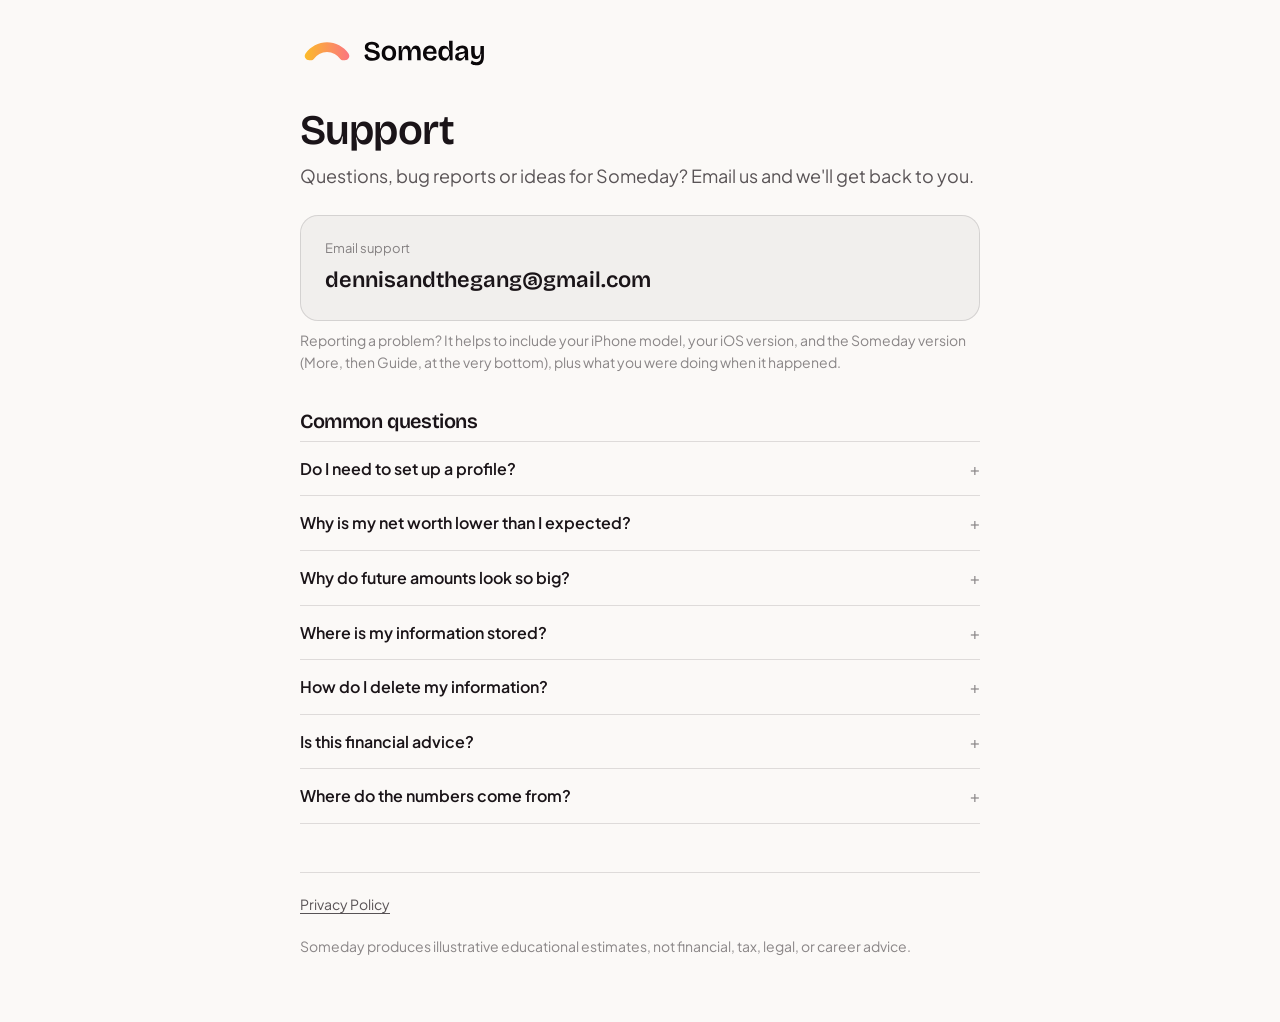
<file: index.html>
<!doctype html>
<html lang="en">
<head>
<meta charset="utf-8">
<meta name="viewport" content="width=device-width, initial-scale=1">
<title>Someday Support</title>
<meta name="description" content="Help and contact for Someday, the career and money planner for iPhone.">
<link rel="icon" href="icon.png">
<link rel="preconnect" href="https://fonts.googleapis.com">
<link rel="preconnect" href="https://fonts.gstatic.com" crossorigin>
<link href="https://fonts.googleapis.com/css2?family=Bricolage+Grotesque:opsz,wght@12..96,600&family=Plus+Jakarta+Sans:wght@400;600&display=swap" rel="stylesheet">
<link rel="stylesheet" href="style.css">
</head>
<body>
<main>
  <header><picture><source srcset="someday-lockup-dark.svg" media="(prefers-color-scheme: light)"><img src="someday-lockup.svg" alt="Someday"></picture></header>

  <h1>Support</h1>
  <p class="lede">Questions, bug reports or ideas for Someday? Email us and we'll get back to you.</p>

  <a class="contact" href="mailto:dennisandthegang@gmail.com?subject=Someday%20support">
    <small>Email support</small>
    <strong>dennisandthegang@gmail.com</strong>
  </a>
  <p class="meta">Reporting a problem? It helps to include your iPhone model, your iOS version, and the Someday version (More, then Guide, at the very bottom), plus what you were doing when it happened.</p>

  <h2>Common questions</h2>
  <details>
    <summary>Do I need to set up a profile?</summary>
    <p>Explore and Path work without one. Results, Goals and Compare need a profile, since they work out taxes and cost of living for you.</p>
  </details>
  <details>
    <summary>Why is my net worth lower than I expected?</summary>
    <p>Net worth only counts what you actually save, which by default is about a quarter of your spare money. Raise Saving and investing in More, then Assumptions, and it climbs.</p>
  </details>
  <details>
    <summary>Why do future amounts look so big?</summary>
    <p>All amounts are in future dollars. Pay grows each year and nothing is adjusted for inflation, so a figure 20 years out is in the dollars of that year.</p>
  </details>
  <details>
    <summary>Where is my information stored?</summary>
    <p>Only on your phone. Someday has no account and makes no network requests. See the <a href="privacy.html">Privacy Policy</a>.</p>
  </details>
  <details>
    <summary>How do I delete my information?</summary>
    <p>Edit or remove things in Profile and Saved, or delete the app to remove everything it stored. We hold no copy.</p>
  </details>
  <details>
    <summary>Is this financial advice?</summary>
    <p>No. Someday shows illustrative estimates built from public data and named assumptions. Verify anything before acting on it.</p>
  </details>
  <details>
    <summary>Where do the numbers come from?</summary>
    <p>Tax rules come from the IRS, the Social Security Administration and state tax agencies. Cost of living comes from the MIT Living Wage Calculator, property tax from the US Census Bureau, and pay from the U.S. Bureau of Labor Statistics and published salary sources, each cited next to its figure in the app.</p>
  </details>

  <footer>
    <a href="privacy.html">Privacy Policy</a>
    <span>Someday produces illustrative educational estimates, not financial, tax, legal, or career advice.</span>
  </footer>
</main>
</body>
</html>
</file>
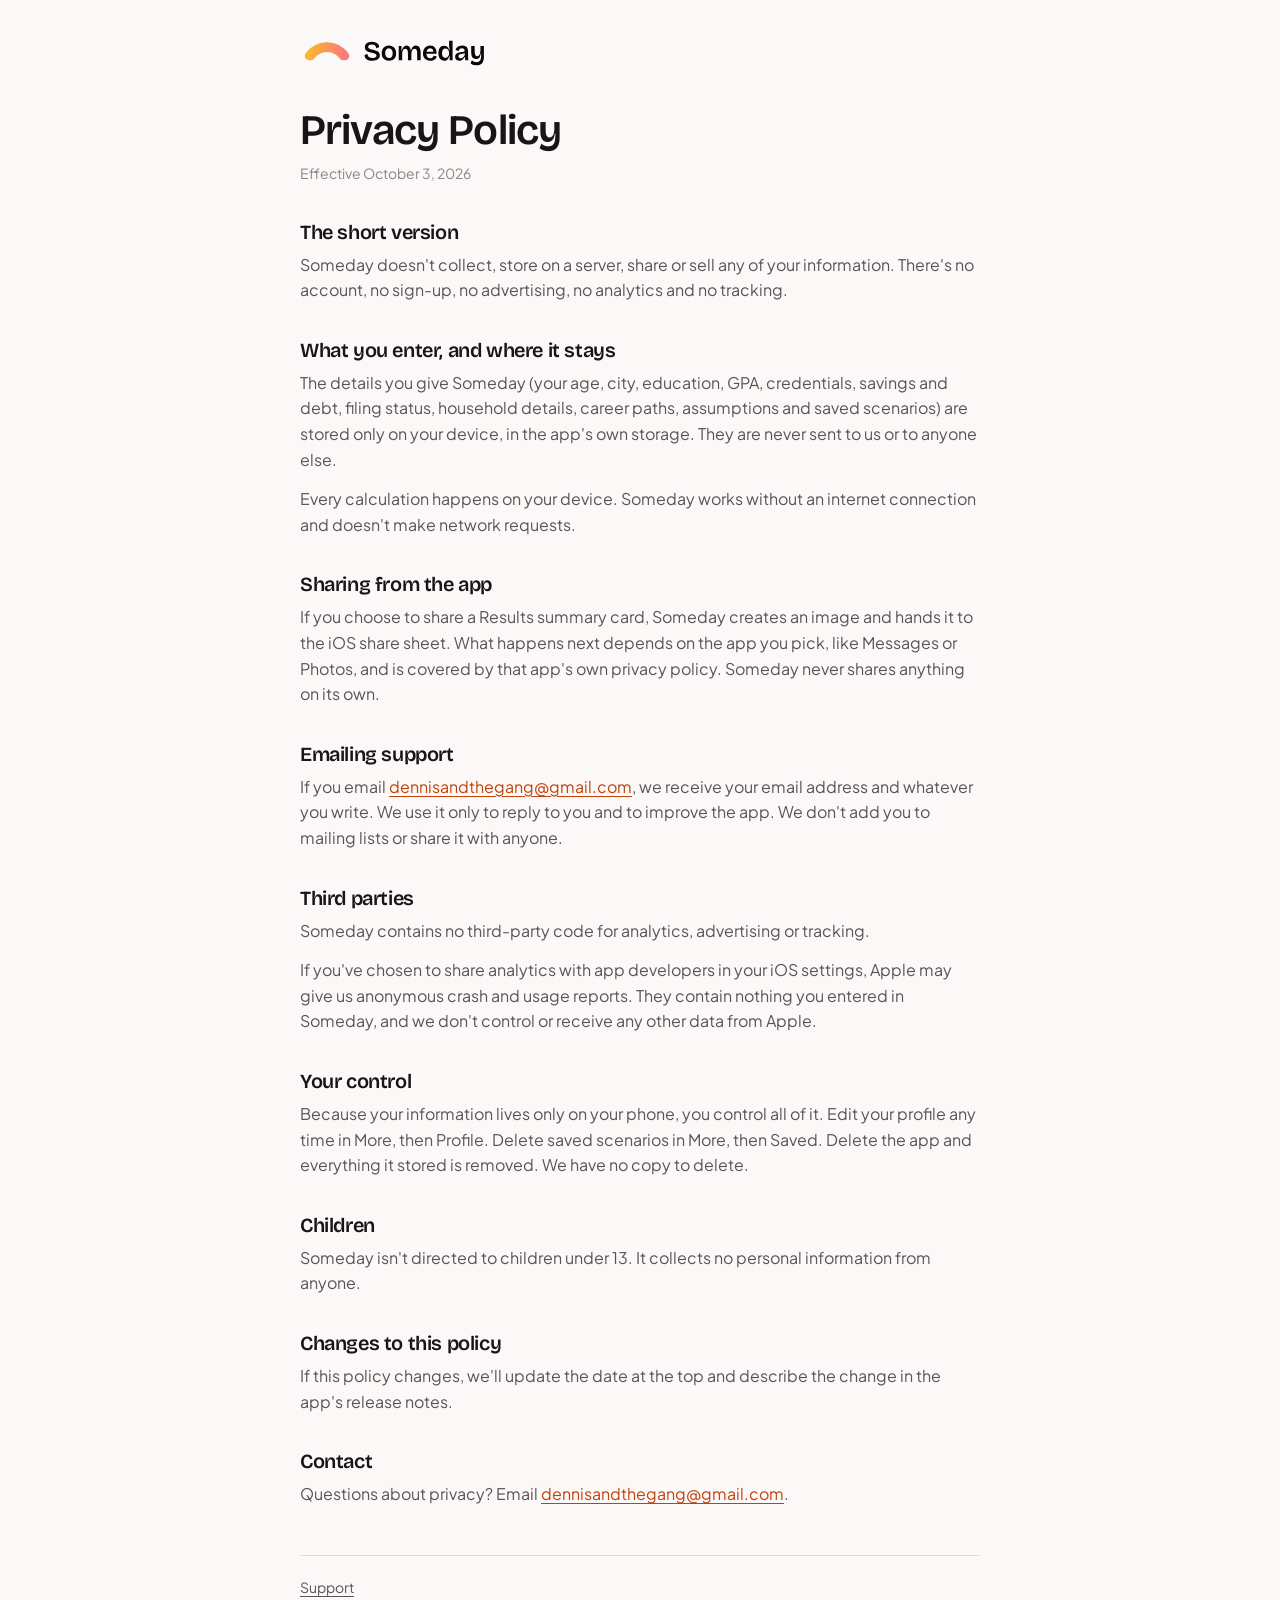
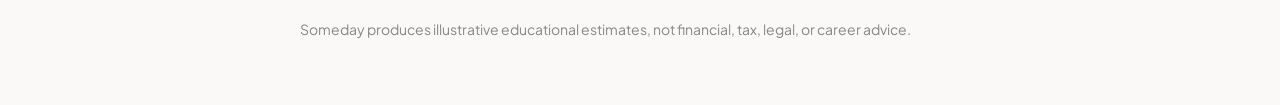
<file: privacy.html>
<!doctype html>
<html lang="en">
<head>
<meta charset="utf-8">
<meta name="viewport" content="width=device-width, initial-scale=1">
<title>Someday Privacy Policy</title>
<meta name="description" content="Someday collects no personal data. Everything you enter stays on your phone.">
<link rel="icon" href="icon.png">
<link rel="preconnect" href="https://fonts.googleapis.com">
<link rel="preconnect" href="https://fonts.gstatic.com" crossorigin>
<link href="https://fonts.googleapis.com/css2?family=Bricolage+Grotesque:opsz,wght@12..96,600&family=Plus+Jakarta+Sans:wght@400;600&display=swap" rel="stylesheet">
<link rel="stylesheet" href="style.css">
</head>
<body>
<main>
  <header><a href="index.html"><picture><source srcset="someday-lockup-dark.svg" media="(prefers-color-scheme: light)"><img src="someday-lockup.svg" alt="Someday"></picture></a></header>

  <h1>Privacy Policy</h1>
  <p class="meta">Effective October 3, 2026</p>

  <h2>The short version</h2>
  <p>Someday doesn't collect, store on a server, share or sell any of your information. There's no account, no sign-up, no advertising, no analytics and no tracking.</p>

  <h2>What you enter, and where it stays</h2>
  <p>The details you give Someday (your age, city, education, GPA, credentials, savings and debt, filing status, household details, career paths, assumptions and saved scenarios) are stored only on your device, in the app's own storage. They are never sent to us or to anyone else.</p>
  <p>Every calculation happens on your device. Someday works without an internet connection and doesn't make network requests.</p>

  <h2>Sharing from the app</h2>
  <p>If you choose to share a Results summary card, Someday creates an image and hands it to the iOS share sheet. What happens next depends on the app you pick, like Messages or Photos, and is covered by that app's own privacy policy. Someday never shares anything on its own.</p>

  <h2>Emailing support</h2>
  <p>If you email <a href="mailto:dennisandthegang@gmail.com">dennisandthegang@gmail.com</a>, we receive your email address and whatever you write. We use it only to reply to you and to improve the app. We don't add you to mailing lists or share it with anyone.</p>

  <h2>Third parties</h2>
  <p>Someday contains no third-party code for analytics, advertising or tracking.</p>
  <p>If you've chosen to share analytics with app developers in your iOS settings, Apple may give us anonymous crash and usage reports. They contain nothing you entered in Someday, and we don't control or receive any other data from Apple.</p>

  <h2>Your control</h2>
  <p>Because your information lives only on your phone, you control all of it. Edit your profile any time in More, then Profile. Delete saved scenarios in More, then Saved. Delete the app and everything it stored is removed. We have no copy to delete.</p>

  <h2>Children</h2>
  <p>Someday isn't directed to children under 13. It collects no personal information from anyone.</p>

  <h2>Changes to this policy</h2>
  <p>If this policy changes, we'll update the date at the top and describe the change in the app's release notes.</p>

  <h2>Contact</h2>
  <p>Questions about privacy? Email <a href="mailto:dennisandthegang@gmail.com">dennisandthegang@gmail.com</a>.</p>

  <footer>
    <a href="index.html">Support</a>
    <span>Someday produces illustrative educational estimates, not financial, tax, legal, or career advice.</span>
  </footer>
</main>
</body>
</html>
</file>
<file: style.css>
:root {
  --bg: #0a0709;
  --panel: rgba(255, 255, 255, 0.05);
  --line: rgba(255, 255, 255, 0.1);
  --ink: #f4f3fb;
  --dim: rgba(244, 243, 251, 0.68);
  --faint: rgba(244, 243, 251, 0.45);
  --amber: #fbbf24;
  --rose: #fb7185;
  --accent: #fb9855;
}
@media (prefers-color-scheme: light) {
  :root {
    --bg: #fbf9f7;
    --panel: rgba(10, 7, 9, 0.04);
    --line: rgba(10, 7, 9, 0.12);
    --ink: #1a1418;
    --dim: rgba(26, 20, 24, 0.72);
    --faint: rgba(26, 20, 24, 0.5);
    --accent: #c2410c;
  }
}
* { box-sizing: border-box; }
html { background: var(--bg); }
body {
  margin: 0;
  background: var(--bg);
  color: var(--ink);
  font: 16px/1.6 "Plus Jakarta Sans", -apple-system, "SF Pro Text", system-ui, sans-serif;
  padding: 0 20px 64px;
}
main { max-width: 680px; margin: 0 auto; }
header { padding: 40px 0 8px; display: flex; align-items: center; gap: 14px; }
header img { height: 30px; width: auto; display: block; }
h1, h2 { font-family: "Bricolage Grotesque", "Plus Jakarta Sans", system-ui, sans-serif; font-weight: 600; letter-spacing: -0.02em; line-height: 1.15; text-wrap: balance; }
h1 { font-size: clamp(30px, 6vw, 42px); margin: 28px 0 8px; }
h2 { font-size: 20px; margin: 36px 0 8px; }
p { margin: 0 0 14px; color: var(--dim); }
.lede { font-size: 18px; color: var(--dim); }
.meta { color: var(--faint); font-size: 14px; margin-bottom: 8px; }
a { color: var(--accent); text-underline-offset: 3px; }
.contact {
  display: block; margin: 24px 0 8px; padding: 22px 24px;
  background: var(--panel); border: 1px solid var(--line); border-radius: 18px;
  text-decoration: none; color: var(--ink);
}
.contact small { display: block; color: var(--faint); font-size: 13px; margin-bottom: 4px; }
.contact strong { font-family: "Bricolage Grotesque", system-ui, sans-serif; font-size: 22px; font-weight: 600; word-break: break-all; }
details { border-top: 1px solid var(--line); padding: 14px 0; }
details:last-of-type { border-bottom: 1px solid var(--line); }
summary { cursor: pointer; font-weight: 600; color: var(--ink); list-style: none; display: flex; justify-content: space-between; gap: 16px; }
summary::-webkit-details-marker { display: none; }
summary::after { content: "+"; color: var(--faint); font-weight: 400; }
details[open] summary::after { content: "−"; }
details p { margin: 10px 0 0; }
footer { margin-top: 48px; padding-top: 20px; border-top: 1px solid var(--line); color: var(--faint); font-size: 14px; display: flex; gap: 20px; flex-wrap: wrap; }
footer a { color: var(--dim); }
</file>
